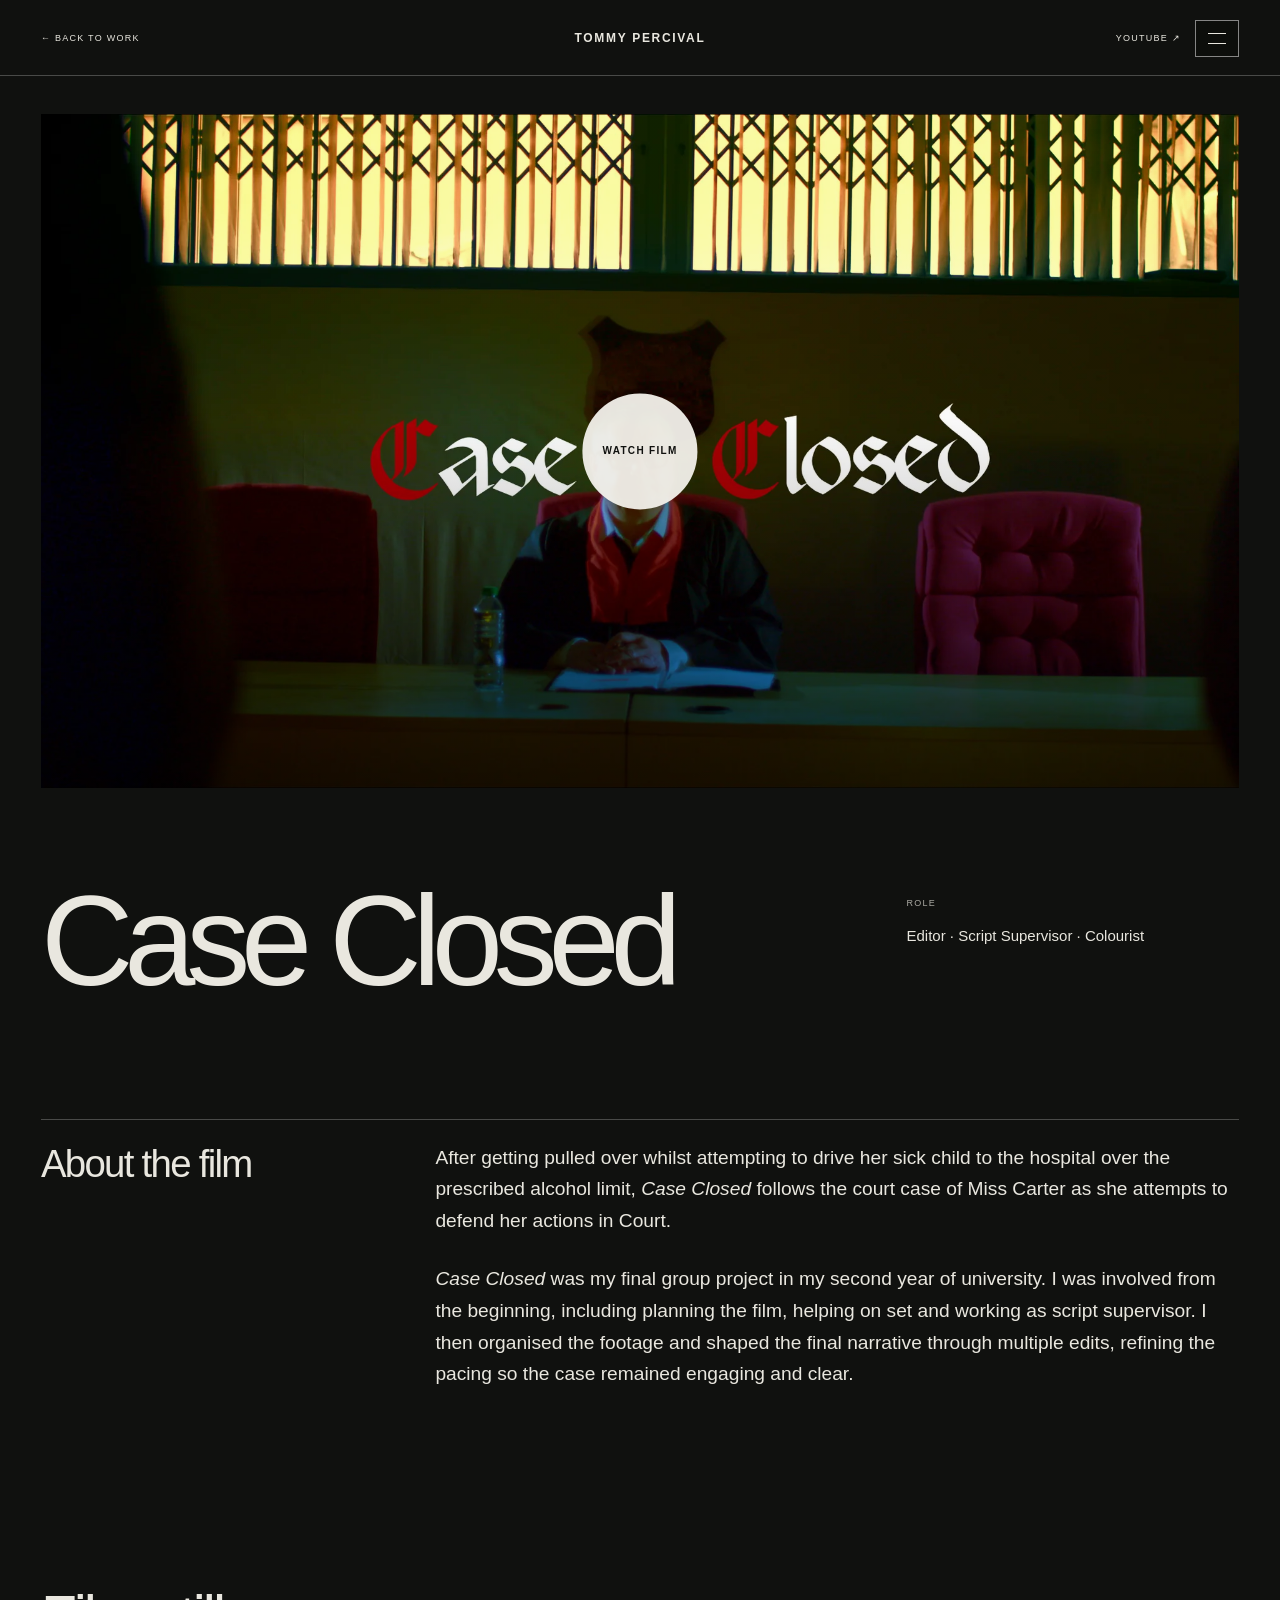
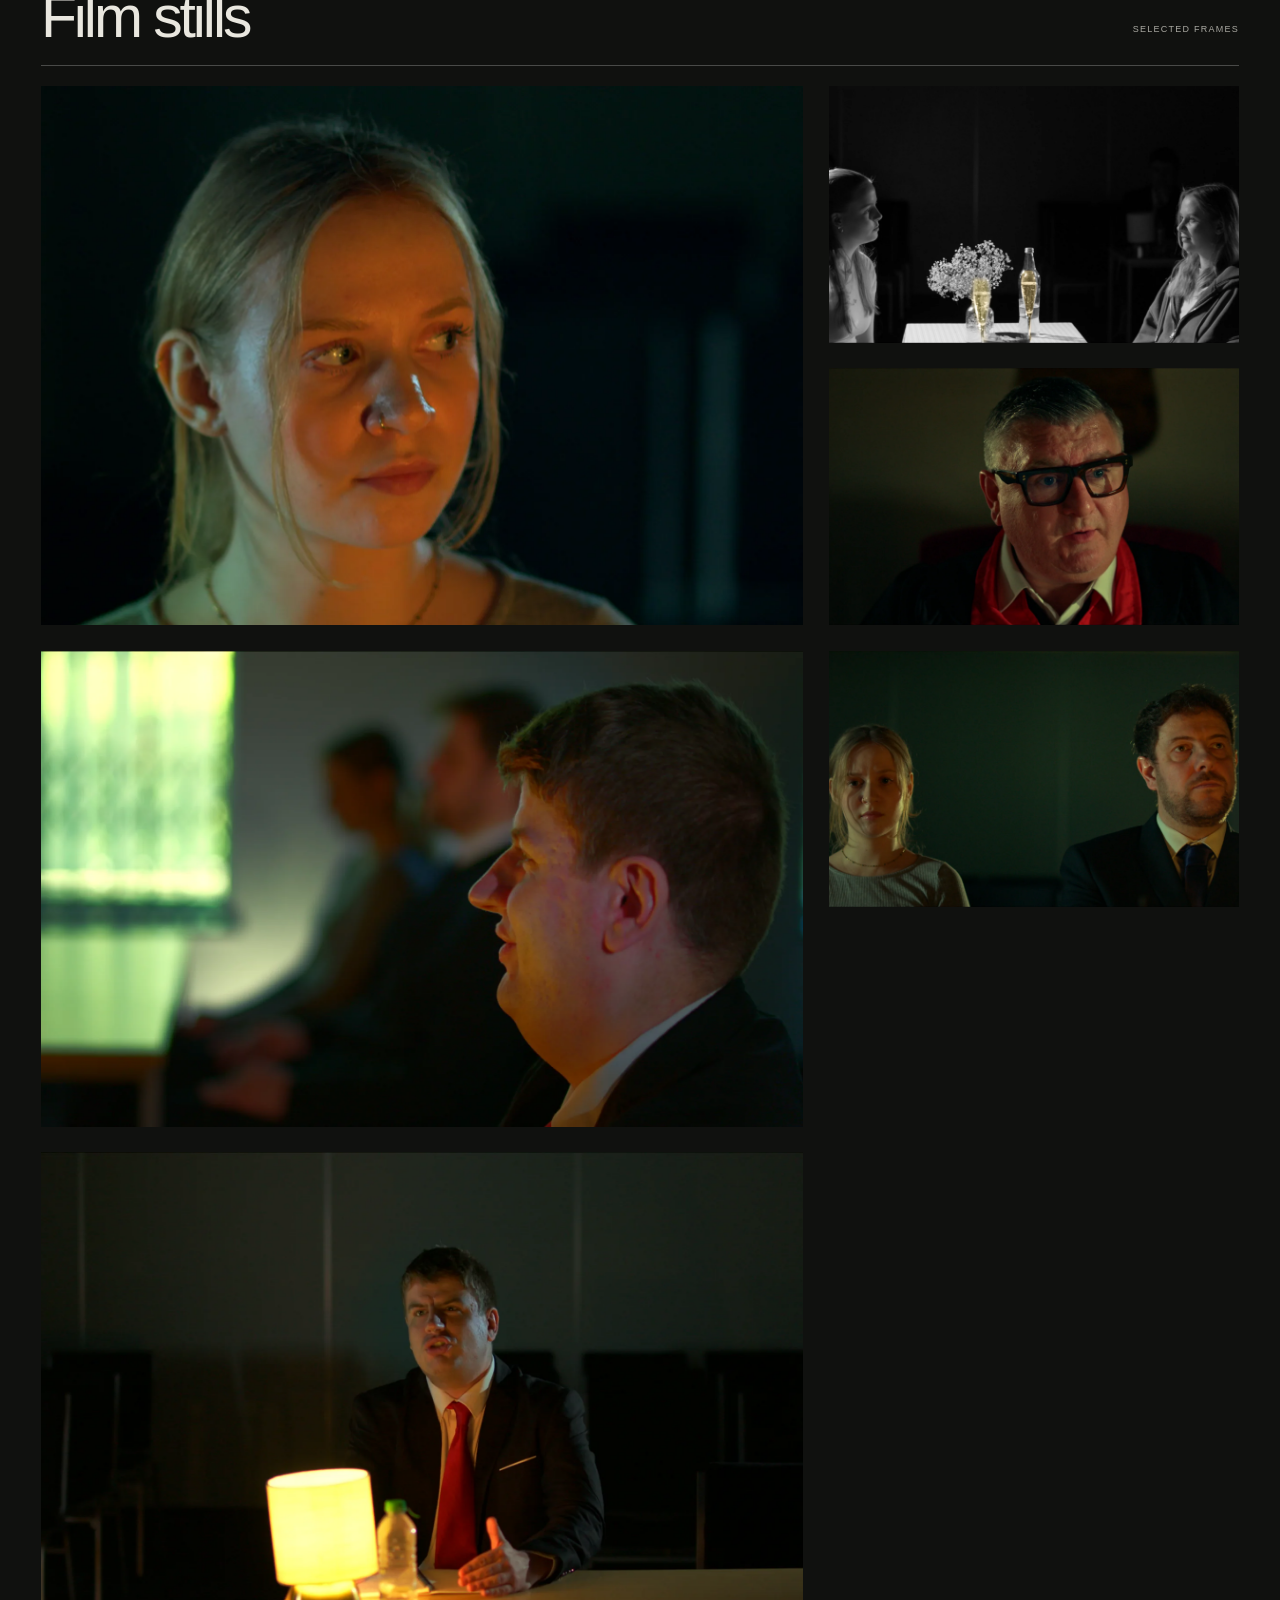
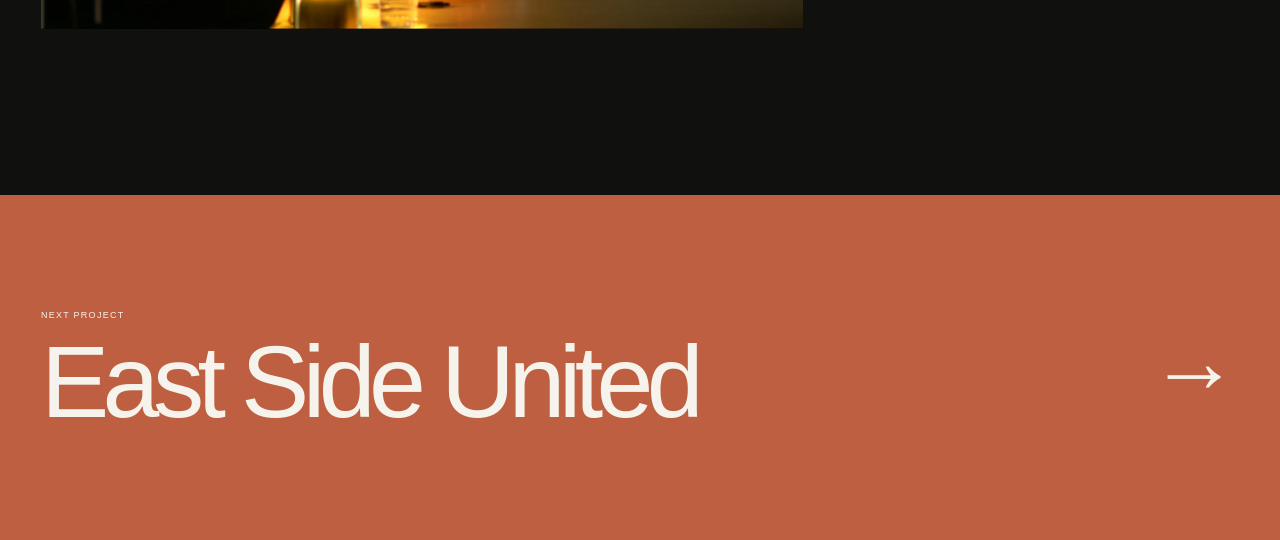
<file: project-v2.html>
<!doctype html>
<html lang="en">
<head>
  <meta charset="UTF-8">
  <meta name="viewport" content="width=device-width, initial-scale=1">
  <meta name="description" content="A film project by Tommy Percival.">
  <title>Project — Tommy Percival</title>
  <style>
    :root {
      --ink: #10110f;
      --paper: #e9e7df;
      --soft: #aaa9a2;
      --accent: #bd5f40;
      --white: #f5f3ec;
      --pad: clamp(20px, 3.2vw, 52px);
      --rule: rgba(255, 255, 255, .24);
    }

    * { box-sizing: border-box; }
    html { scroll-behavior: smooth; }
    body {
      margin: 0;
      background: var(--ink);
      color: var(--paper);
      font-family: Arial, Helvetica, sans-serif;
    }
    body.menu-open { overflow: hidden; }
    a { color: inherit; text-decoration: none; }
    button { color: inherit; font: inherit; }
    img, iframe { display: block; width: 100%; height: 100%; }
    img { object-fit: cover; }
    figure { margin: 0; }
    :focus-visible { outline: 3px solid #f5b077; outline-offset: 4px; }

    .top {
      position: relative;
      z-index: 4;
      height: 76px;
      padding: 0 var(--pad);
      display: grid;
      grid-template-columns: 1fr auto 1fr;
      align-items: center;
      border-bottom: 1px solid var(--rule);
    }
    .back,
    .brand,
    .watch,
    .eyebrow {
      font-size: 9px;
      font-weight: 500;
      letter-spacing: .14em;
      text-transform: uppercase;
    }
    .brand { font-size: 12px; font-weight: 700; }
    .watch { justify-self: end; margin-right: 58px; }

    .menu-toggle {
      position: fixed;
      z-index: 22;
      top: 20px;
      right: var(--pad);
      display: block;
      padding: 12px;
      border: 1px solid rgba(255, 255, 255, .5);
      background: rgba(12, 13, 11, .54);
      backdrop-filter: blur(10px);
      cursor: pointer;
    }
    .menu-icon {
      position: relative;
      width: 18px;
      height: 11px;
      display: block;
      border-top: 1px solid currentColor;
      border-bottom: 1px solid currentColor;
    }
    .menu-open .menu-toggle {
      color: var(--ink);
      border-color: #b7b5ab;
      background: rgba(233, 231, 223, .9);
    }
    .menu-open .menu-icon { border-color: transparent; }
    .menu-open .menu-icon::before,
    .menu-open .menu-icon::after {
      content: "";
      position: absolute;
      top: 5px;
      left: 0;
      width: 18px;
      border-top: 1px solid currentColor;
      transform: rotate(45deg);
    }
    .menu-open .menu-icon::after { transform: rotate(-45deg); }
    .menu-panel {
      position: fixed;
      z-index: 18;
      inset: 0;
      padding: clamp(100px, 12vw, 150px) var(--pad) 34px;
      display: none;
      flex-direction: column;
      justify-content: flex-end;
      background: var(--paper);
      color: var(--ink);
    }
    .menu-open .menu-panel { display: flex; }
    .menu-panel a {
      padding: 8px 0;
      font-size: clamp(62px, 11vw, 160px);
      font-weight: 500;
      line-height: .92;
      letter-spacing: -.065em;
      border-bottom: 1px solid #b7b5ab;
    }

    .hero { padding: clamp(18px, 3vw, 42px) var(--pad) 0; }
    .film {
      position: relative;
      overflow: hidden;
      aspect-ratio: 16 / 9;
      background: #242520;
    }
    .film iframe {
      display: none;
      border: 0;
    }
    .film.is-playing iframe { display: block; }
    .film-cover { position: absolute; inset: 0; }
    .film-cover::after {
      content: "";
      position: absolute;
      inset: 0;
      background: linear-gradient(180deg, rgba(0, 0, 0, .02) 45%, rgba(0, 0, 0, .52));
      transition: background .35s ease;
    }
    .film-cover:hover::after { background: linear-gradient(180deg, rgba(0, 0, 0, .08) 35%, rgba(0, 0, 0, .64)); }
    .play {
      position: absolute;
      z-index: 2;
      top: 50%;
      left: 50%;
      width: clamp(82px, 9vw, 132px);
      height: clamp(82px, 9vw, 132px);
      display: grid;
      place-items: center;
      border-radius: 50%;
      background: rgba(245, 243, 236, .94);
      color: var(--ink);
      font-size: 10px;
      font-weight: 600;
      letter-spacing: .13em;
      text-transform: uppercase;
      transform: translate(-50%, -50%);
    }

    .project-main { padding: clamp(58px, 8vw, 112px) var(--pad) clamp(100px, 13vw, 180px); }
    .heading {
      display: grid;
      grid-template-columns: minmax(0, 1.4fr) minmax(240px, .6fr);
      align-items: start;
      gap: 7vw;
    }
    .heading h1 {
      max-width: 1120px;
      margin: 0;
      font-size: clamp(58px, 10vw, 154px);
      font-weight: 500;
      line-height: .78;
      letter-spacing: -.072em;
      overflow-wrap: anywhere;
    }
    .meta { padding-top: 7px; }
    .eyebrow { margin: 0 0 16px; color: var(--soft); }
    .meta p:last-child { margin: 0; font-size: 15px; line-height: 1.55; }
    .description {
      display: grid;
      grid-template-columns: minmax(200px, .55fr) minmax(0, 1.45fr);
      gap: 7vw;
      margin-top: clamp(76px, 10vw, 152px);
      padding-top: 22px;
      border-top: 1px solid var(--rule);
    }
    .description h2 {
      margin: 0;
      font-size: clamp(25px, 3vw, 43px);
      font-weight: 500;
      letter-spacing: -.045em;
    }
    .copy { max-width: 880px; font-size: clamp(16px, 1.5vw, 21px); line-height: 1.65; }
    .copy p { margin: 0 0 1.4em; }

    .gallery { padding: 0 var(--pad) clamp(100px, 13vw, 180px); }
    .gallery[hidden] { display: none; }
    .gallery-head {
      display: flex;
      justify-content: space-between;
      align-items: flex-end;
      gap: 30px;
      margin-bottom: 20px;
      padding-bottom: 15px;
      border-bottom: 1px solid var(--rule);
    }
    .gallery h2 {
      margin: 0;
      font-size: clamp(32px, 4.6vw, 68px);
      font-weight: 500;
      letter-spacing: -.052em;
    }
    .gallery-grid {
      display: grid;
      grid-template-columns: 1.3fr .7fr;
      gap: clamp(12px, 2vw, 28px);
    }
    .still { overflow: hidden; aspect-ratio: 16 / 10; background: #242520; }
    .still:first-child { grid-row: span 2; aspect-ratio: auto; }
    .still img { transition: transform .65s cubic-bezier(.22, .72, .18, 1); }
    .still:hover img { transform: scale(1.018); }

    .next {
      padding: clamp(66px, 9vw, 122px) var(--pad);
      display: grid;
      grid-template-columns: 1fr auto;
      align-items: end;
      background: var(--accent);
      color: var(--white);
    }
    .next small {
      display: block;
      margin-bottom: 20px;
      font-size: 9px;
      font-weight: 500;
      letter-spacing: .14em;
      text-transform: uppercase;
    }
    .next strong {
      display: block;
      font-size: clamp(48px, 8vw, 120px);
      font-weight: 500;
      line-height: .82;
      letter-spacing: -.065em;
    }
    .arrow { font-size: clamp(50px, 7vw, 100px); }

    @media (max-width: 800px) {
      .top { height: 66px; grid-template-columns: 1fr auto; }
      .brand { display: none; }
      .watch { margin-right: 58px; }
      .menu-toggle { top: 14px; }
      .menu-panel a { font-size: clamp(54px, 17vw, 92px); }
      .heading,
      .description { grid-template-columns: 1fr; }
      .heading { gap: 36px; }
      .description { gap: 35px; }
      .gallery-grid { grid-template-columns: 1fr; }
      .still:first-child { grid-row: auto; aspect-ratio: 16 / 10; }
    }

    @media (max-width: 480px) {
      .watch { display: none; }
      .film { aspect-ratio: 4 / 3; }
      .film-cover img { object-position: center; }
      .gallery-head { align-items: flex-start; flex-direction: column; }
    }

    @media (prefers-reduced-motion: reduce) {
      html { scroll-behavior: auto; }
      .still img,
      .film-cover::after { transition: none; }
    }
  </style>
</head>
<body>
  <header class="top">
    <a class="back" href="index-v2.html#work">← Back to work</a>
    <a class="brand" href="index-v2.html">Tommy Percival</a>
    <a class="watch" id="topWatch" target="_blank" rel="noopener">YouTube ↗</a>
    <button class="menu-toggle" type="button" aria-label="Open menu" aria-expanded="false" aria-controls="menuPanel"><span class="menu-icon" aria-hidden="true"></span></button>
  </header>

  <nav class="menu-panel" id="menuPanel" aria-label="Site navigation">
    <a href="index-v2.html#work">Work</a>
    <a href="index-v2.html#about">About</a>
    <a href="index-v2.html#contact">Contact</a>
  </nav>

  <main>
    <section class="hero" aria-label="Project film">
      <div class="film" id="filmFrame">
        <iframe id="embed" title="Project film" referrerpolicy="strict-origin-when-cross-origin" allow="accelerometer; autoplay; clipboard-write; encrypted-media; gyroscope; picture-in-picture; web-share" allowfullscreen></iframe>
        <a class="film-cover" id="filmCover" target="_blank" rel="noopener"><img id="coverImage" width="1920" height="1080" alt=""><span class="play">Watch film</span></a>
      </div>
    </section>

    <section class="project-main">
      <div class="heading">
        <h1 id="title">Project</h1>
        <div class="meta"><p class="eyebrow">Role</p><p id="meta"></p></div>
      </div>
      <div class="description"><h2>About the film</h2><div class="copy" id="description"></div></div>
    </section>

    <section class="gallery" id="gallerySection">
      <div class="gallery-head"><h2>Film stills</h2><span class="eyebrow">Selected frames</span></div>
      <div class="gallery-grid" id="gallery"></div>
    </section>

    <a class="next" id="nextProject"><div><small>Next project</small><strong id="nextTitle"></strong></div><span class="arrow">→</span></a>
  </main>

  <script>
    const projects = [
      {
        title: 'Case Closed',
        video: '4qyvEshhr_c',
        embed: false,
        meta: 'Editor · Script Supervisor · Colourist',
        cover: 'assets/projects/case-closed/cover.webp',
        stills: ['assets/projects/case-closed/01.webp', 'assets/projects/case-closed/02.webp', 'assets/projects/case-closed/03.webp', 'assets/projects/case-closed/04.webp', 'assets/projects/case-closed/05.webp', 'assets/projects/case-closed/06.webp'],
        description: [
          `After getting pulled over whilst attempting to drive her sick child to the hospital over the prescribed alcohol limit, <em>Case Closed</em> follows the court case of Miss Carter as she attempts to defend her actions in Court.`,
          `<em>Case Closed</em> was my final group project in my second year of university. I was involved from the beginning, including planning the film, helping on set and working as script supervisor. I then organised the footage and shaped the final narrative through multiple edits, refining the pacing so the case remained engaging and clear.`
        ]
      },
      {
        title: 'East Side United',
        video: '1VVqRA-g0WE',
        embed: true,
        meta: 'Editor · Documentary',
        cover: 'https://img.youtube.com/vi/mVY7qHK5xIU/maxresdefault.jpg',
        stills: ['assets/projects/east-side-united/01.webp', 'assets/projects/east-side-united/02.webp', 'assets/projects/east-side-united/03.webp', 'assets/projects/east-side-united/04.webp', 'assets/projects/east-side-united/05.webp', 'assets/projects/east-side-united/06.webp'],
        description: [
          `I joined the project to help create a documentary for a new non-league football club. Using footage from the club's first trial day and an interview with its owner, I was given free rein to find and shape the narrative.`,
          `The finished film introduces the owner, the club's ambitions and his perspective on the trial day. It is a project I am particularly proud of because the story was built independently from many hours of footage.`
        ]
      },
      {
        title: 'Overtime',
        video: 'KPPga38YHgo',
        embed: true,
        meta: 'Editor · Short film',
        cover: 'https://img.youtube.com/vi/KPPga38YHgo/maxresdefault.jpg',
        stills: [],
        description: [
          `This project formed part of my second-year Editing and Colour Grading module. I was asked to edit a section of the existing short film <em>Overtime</em>, working from the original footage, audio and script.`,
          `The main objectives were to create an organised project structure and create tension through pacing and carefully judged editorial choices.`
        ]
      },
      {
        title: 'Cinema Cult',
        video: 'a68FI5fNgl4',
        embed: false,
        meta: 'Editor · Documentary',
        cover: 'assets/projects/cinema-cult/01.webp',
        stills: ['assets/projects/cinema-cult/01.webp', 'assets/projects/cinema-cult/02.webp', 'assets/projects/cinema-cult/03.webp', 'assets/projects/cinema-cult/04.webp', 'assets/projects/cinema-cult/05.webp', 'assets/projects/cinema-cult/06.webp'],
        description: [
          `<em>Cinema Cult</em> was a second-year group documentary investigating independent cinema. We interviewed people working in the industry, including the owner of an independent cinema, and gathered a large amount of original and archival B-roll.`,
          `The director and I developed the narrative after filming, and I shaped it through several drafts until we reached the final cut.`
        ]
      },
      {
        title: 'Colour Grading Assignment',
        video: 'E058OlFr4uE',
        embed: true,
        meta: 'Colourist · DaVinci Resolve',
        cover: 'assets/projects/colour-grading-assignment/cover.webp',
        stills: ['assets/projects/colour-grading-assignment/01.webp', 'assets/projects/colour-grading-assignment/02.webp', 'assets/projects/colour-grading-assignment/03.webp', 'assets/projects/colour-grading-assignment/04.webp'],
        description: [
          `For this second-year Editing and Colour Grading assignment, I graded a recreation of a scene from <em>Nightcrawler</em>. I was responsible for the colour grading only and did not edit the piece.`,
          `The project strengthened my understanding of the detailed colour-grading process and developed my confidence working in DaVinci Resolve.`
        ]
      },
      {
        title: 'Reflections in Transit',
        video: 'uAryPcljRI0',
        embed: true,
        meta: 'Editor · Short film',
        cover: 'assets/hero/reflections-jellyfish.webp',
        stills: ['assets/projects/reflections-in-transit/01.webp', 'assets/projects/reflections-in-transit/02.webp', 'assets/projects/reflections-in-transit/03.webp', 'assets/projects/reflections-in-transit/04.webp', 'assets/projects/reflections-in-transit/05.webp', 'assets/projects/reflections-in-transit/06.webp'],
        description: [
          `After two girls with contrasting personalities swap bags, <em>Reflections in Transit</em> follows their very different attempts to get them back and what each learns in the process.`,
          `This first-year group project was one of the first short films I edited. It represents an important stage in my development and shows how far my filmmaking and editing skills have progressed.`
        ]
      }
    ];

    const params = new URLSearchParams(location.search);
    const requested = params.get('title');
    const index = Math.max(0, projects.findIndex(item => item.title === requested));
    const project = projects[index];
    const next = projects[(index + 1) % projects.length];
    const watchUrl = `https://youtu.be/${project.video}`;

    document.title = `${project.title} — Tommy Percival`;
    document.querySelector('#title').textContent = project.title;
    document.querySelector('#meta').textContent = project.meta;
    document.querySelector('#description').innerHTML = project.description.map(item => `<p>${item}</p>`).join('');
    document.querySelector('#topWatch').href = watchUrl;

    const filmFrame = document.querySelector('#filmFrame');
    const filmCover = document.querySelector('#filmCover');
    const coverImage = document.querySelector('#coverImage');
    const embed = document.querySelector('#embed');
    filmCover.href = watchUrl;
    coverImage.src = project.cover;
    coverImage.alt = `Still from ${project.title}`;

    if (project.embed && location.protocol !== 'file:') {
      filmCover.addEventListener('click', event => {
        event.preventDefault();
        embed.src = `https://www.youtube.com/embed/${project.video}?autoplay=1&rel=0`;
        filmCover.hidden = true;
        filmFrame.classList.add('is-playing');
      });
    }

    const gallerySection = document.querySelector('#gallerySection');
    const gallery = document.querySelector('#gallery');
    if (project.stills.length) {
      gallery.innerHTML = project.stills.map((source, stillIndex) => `<figure class="still"><img src="${source}" width="1920" height="1080" loading="lazy" alt="Still ${stillIndex + 1} from ${project.title}"></figure>`).join('');
    } else {
      gallerySection.hidden = true;
    }

    document.querySelector('#nextTitle').textContent = next.title;
    document.querySelector('#nextProject').href = `project-v2.html?title=${encodeURIComponent(next.title)}`;

    const body = document.body;
    const menuToggle = document.querySelector('.menu-toggle');
    const menuLinks = document.querySelectorAll('.menu-panel a');
    menuToggle.addEventListener('click', () => {
      const isOpen = body.classList.toggle('menu-open');
      menuToggle.setAttribute('aria-expanded', String(isOpen));
      menuToggle.setAttribute('aria-label', isOpen ? 'Close menu' : 'Open menu');
    });
    menuLinks.forEach(link => link.addEventListener('click', () => {
      body.classList.remove('menu-open');
      menuToggle.setAttribute('aria-expanded', 'false');
      menuToggle.setAttribute('aria-label', 'Open menu');
    }));
  </script>
</body>
</html>
</file>
